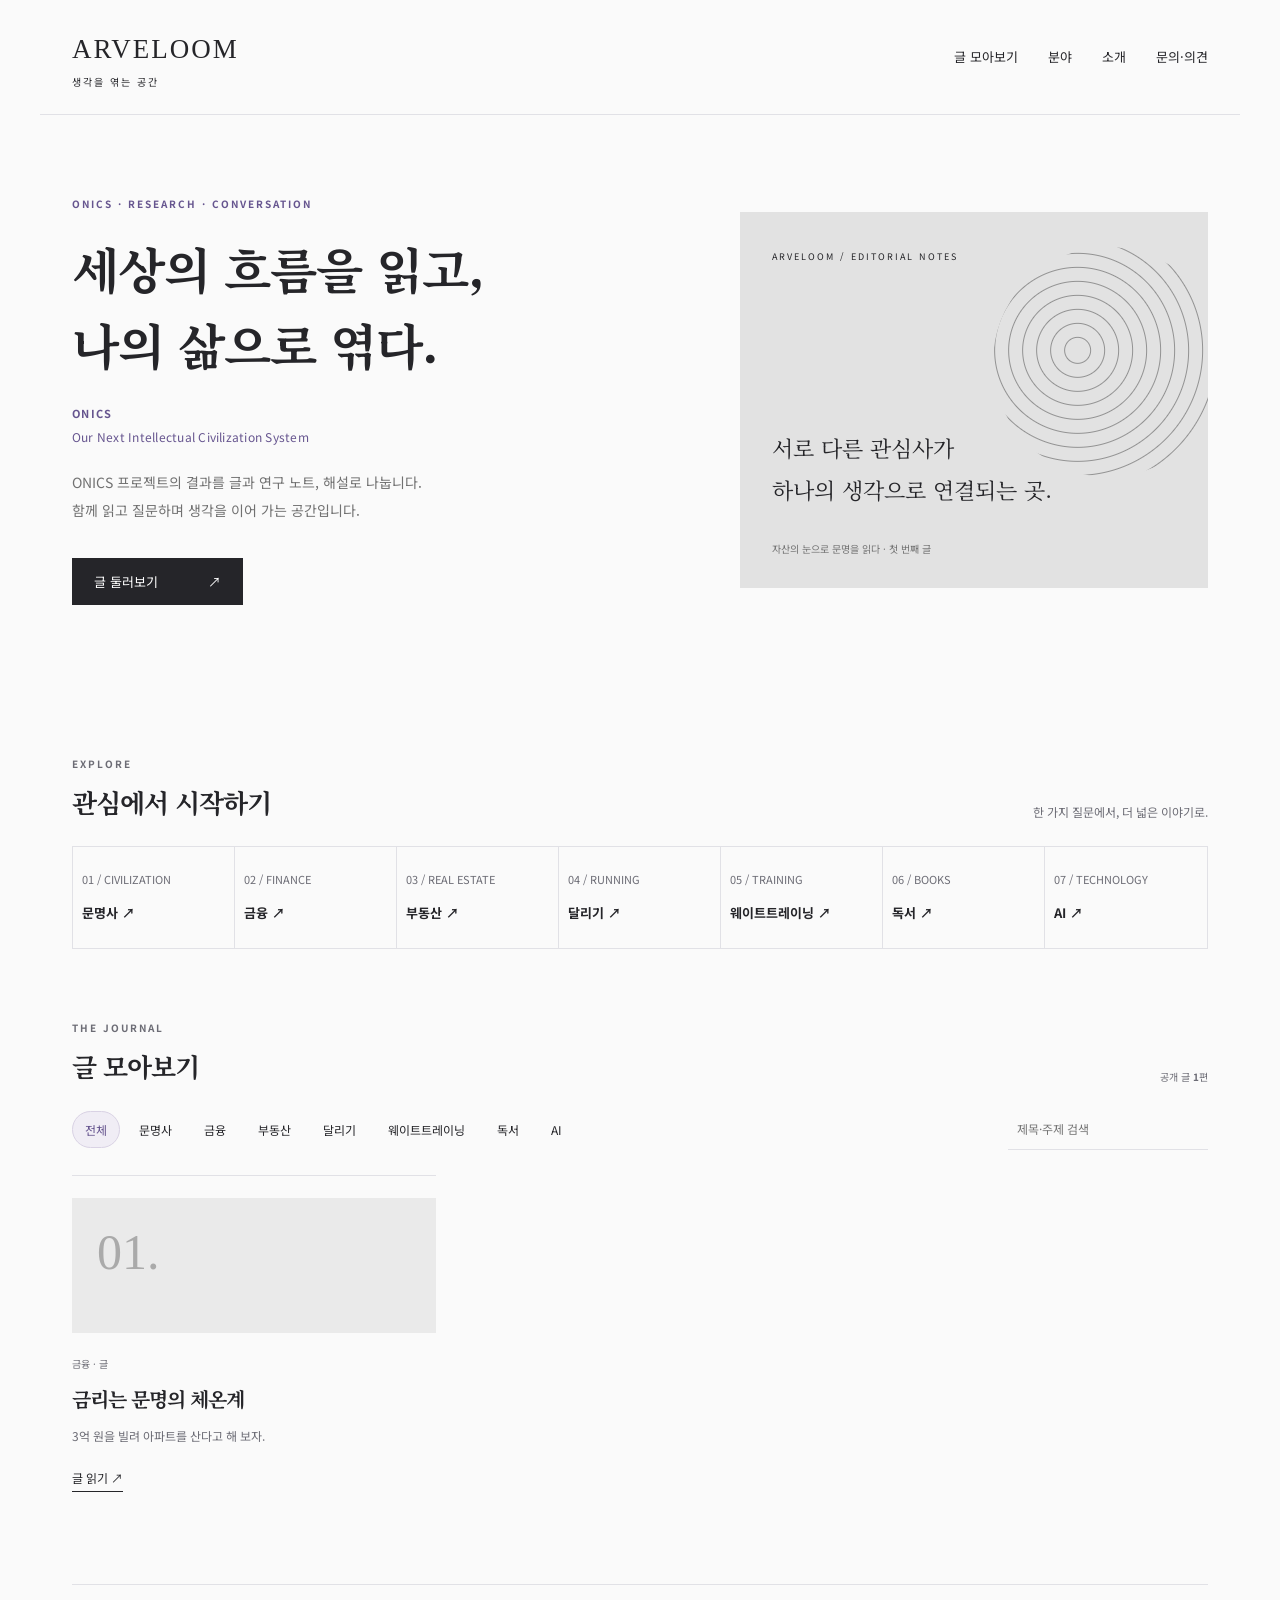
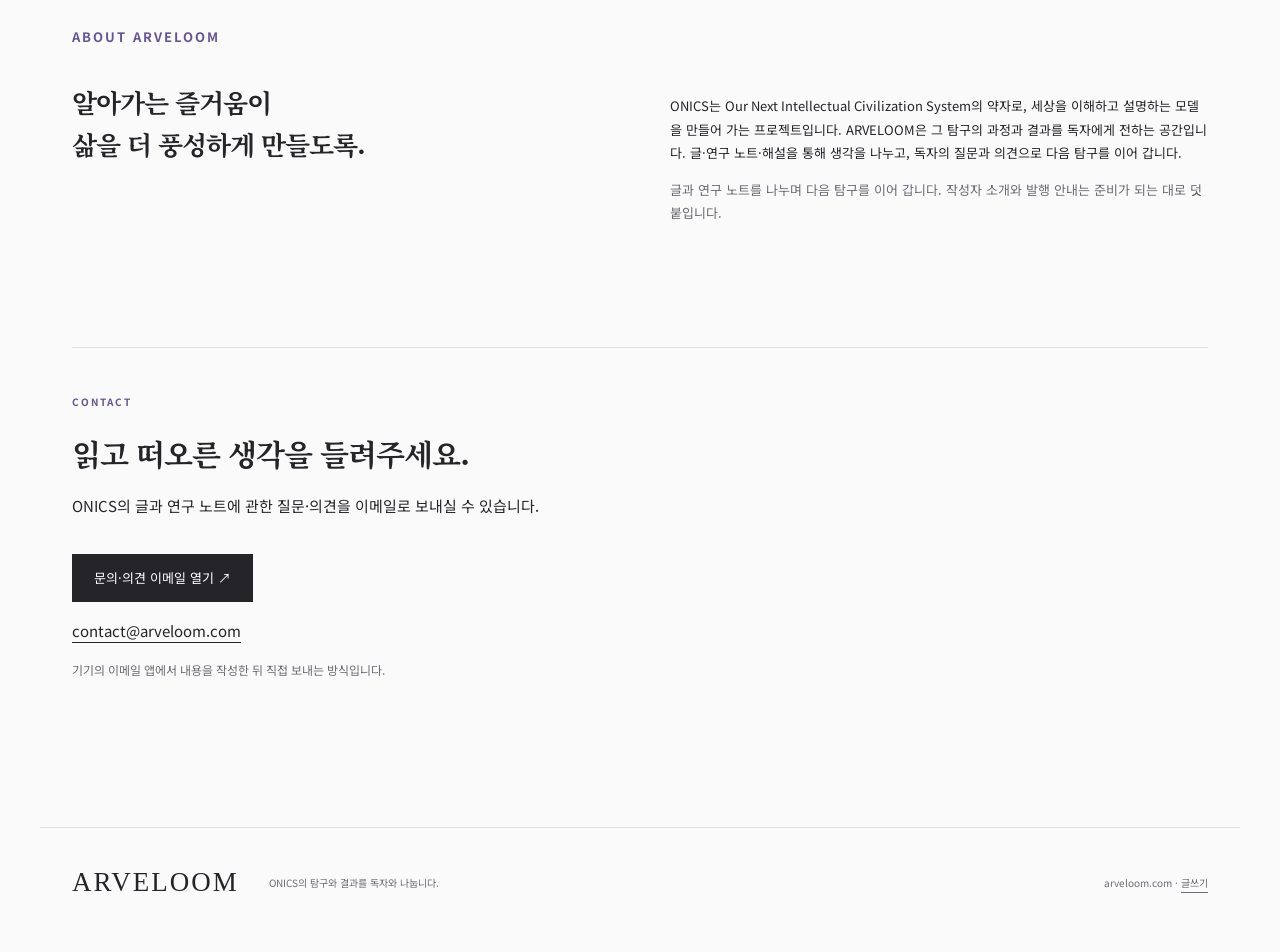
<file: index.html>
<!doctype html>
<html lang="ko"><head><meta charset="utf-8"><meta name="viewport" content="width=device-width,initial-scale=1"><meta name="robots" content="noindex"><title>ARVELOOM — 생각을 엮는 공간</title><link rel="stylesheet" href="style.css?v=charts-20261028">
<meta name="description" content="ONICS(Our Next Intellectual Civilization System)의 탐구 결과를 글·연구 노트·해설로 나누고 독자와 소통하는 공간.">
<link rel="canonical" href="https://arveloom.com/">
<meta property="og:type" content="website">
<meta property="og:locale" content="ko_KR">
<meta property="og:site_name" content="ARVELOOM">
<meta property="og:title" content="ARVELOOM — 생각을 엮는 공간">
<meta property="og:description" content="세상의 흐름을 읽고, 나의 삶으로 엮다. ONICS의 탐구와 결과를 독자와 나눕니다.">
<meta property="og:url" content="https://arveloom.com/">
<meta property="og:image" content="https://arveloom.com/share-cover.png">
<meta property="og:image:secure_url" content="https://arveloom.com/share-cover.png">
<meta property="og:image:type" content="image/png">
<meta property="og:image:width" content="1200">
<meta property="og:image:height" content="630">
<meta property="og:image:alt" content="ARVELOOM — 세상의 흐름을 읽고, 나의 삶으로 엮다.">
<meta name="twitter:card" content="summary_large_image">
<meta name="twitter:title" content="ARVELOOM — 생각을 엮는 공간">
<meta name="twitter:description" content="ONICS의 탐구와 결과를 독자와 나눕니다.">
<meta name="twitter:image" content="https://arveloom.com/share-cover.png">
</head>
<body><a class="skip" href="#main">본문으로 이동</a><header><a class="brand" href="#">ARVELOOM<span>생각을 엮는 공간</span></a><nav aria-label="주 메뉴"><a href="#articles">글 모아보기</a><a href="#topics">분야</a><a href="#about">소개</a><a href="#contact">문의·의견</a></nav></header>
<main id="main"><section class="hero"><div><p class="eyebrow">ONICS · RESEARCH · CONVERSATION</p><h1>세상의 흐름을 읽고,<br>나의 삶으로 엮다.</h1><p class="project-full-name"><strong>ONICS</strong><span lang="en">Our Next Intellectual Civilization System</span></p><p class="lead">ONICS 프로젝트의 결과를 글과 연구 노트, 해설로 나눕니다.<br>함께 읽고 질문하며 생각을 이어 가는 공간입니다.</p><a class="button" href="#articles">글 둘러보기 <span>↗</span></a></div><aside class="cover"><span>ARVELOOM / EDITORIAL NOTES</span><div class="orb"></div><p>서로 다른 관심사가<br>하나의 생각으로 연결되는 곳.</p><small>자산의 눈으로 문명을 읽다 · 첫 번째 글</small></aside></section>
<section id="topics"><div class="section-head"><div><p class="eyebrow">EXPLORE</p><h2>관심에서 시작하기</h2></div><p>한 가지 질문에서, 더 넓은 이야기로.</p></div><div id="topic-grid" class="topics"></div></section>
<section id="articles"><div class="section-head"><div><p class="eyebrow">THE JOURNAL</p><h2>글 모아보기</h2></div><span class="preview-label">공개 글 <b id="published-count">0</b>편</span></div><div class="tools"><div id="filters" class="filters" aria-label="글 분야 필터"></div><label class="search"><span>글 검색</span><input id="search" type="search" placeholder="제목·주제 검색"></label></div><div id="results" class="cards" aria-live="polite"></div><section class="drafts" aria-labelledby="draft-title"><p class="eyebrow">IN PROGRESS</p><h3 id="draft-title">공개 준비 중인 글</h3><div id="draft-list"></div></section></section>
<section id="about" class="about"><p class="eyebrow">ABOUT ARVELOOM</p><h2>알아가는 즐거움이<br>삶을 더 풍성하게 만들도록.</h2><div><p>ONICS는 <span lang="en">Our Next Intellectual Civilization System</span>의 약자로, 세상을 이해하고 설명하는 모델을 만들어 가는 프로젝트입니다. ARVELOOM은 그 탐구의 과정과 결과를 독자에게 전하는 공간입니다. 글·연구 노트·해설을 통해 생각을 나누고, 독자의 질문과 의견으로 다음 탐구를 이어 갑니다.</p><p class="muted">글과 연구 노트를 나누며 다음 탐구를 이어 갑니다. 작성자 소개와 발행 안내는 준비가 되는 대로 덧붙입니다.</p></div></section><section id="contact" class="contact"><p class="eyebrow">CONTACT</p><h2>읽고 떠오른 생각을 들려주세요.</h2><p>ONICS의 글과 연구 노트에 관한 질문·의견을 이메일로 보내실 수 있습니다.</p><a class="button" href="mailto:contact@arveloom.com?subject=ONICS%20%EB%AC%B8%EC%9D%98%C2%B7%EC%9D%98%EA%B2%AC">문의·의견 이메일 열기 ↗</a><p><a href="mailto:contact@arveloom.com">contact@arveloom.com</a></p><p class="muted">기기의 이메일 앱에서 내용을 작성한 뒤 직접 보내는 방식입니다.</p></section></main>
<footer><a class="brand" href="#">ARVELOOM</a><p>ONICS의 탐구와 결과를 독자와 나눕니다.</p><span>arveloom.com · <a href="editor.html">글쓰기</a></span></footer>
<dialog id="article"><button id="close" class="close" aria-label="글 닫기">닫기 ×</button><article id="article-body"></article></dialog><script type="module" src="site.js?v=remove-intro-20261028"></script></body></html>
</file>
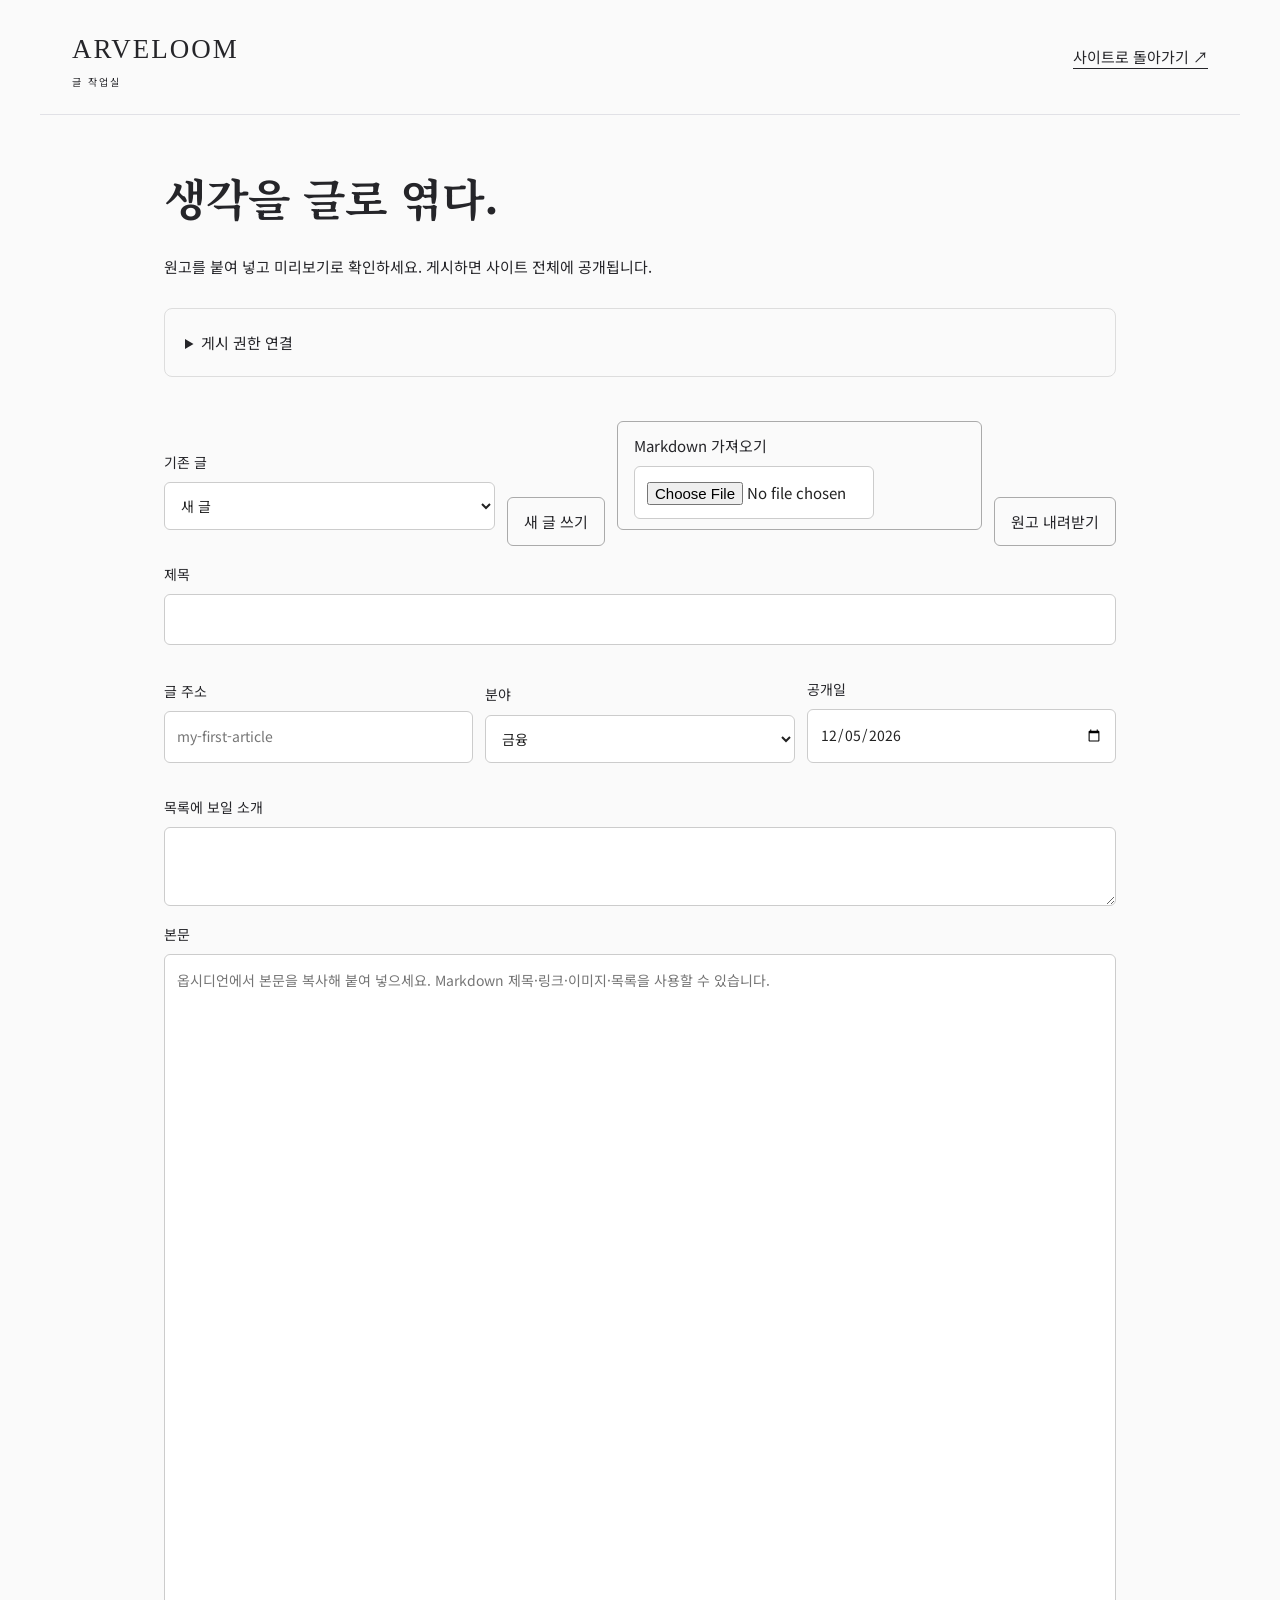
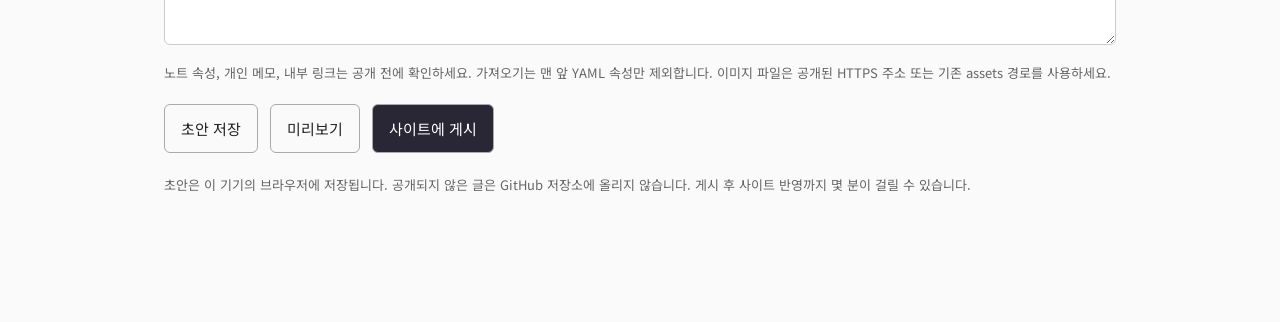
<file: editor.html>
<!doctype html><html lang="ko"><head><meta charset="utf-8"><meta name="viewport" content="width=device-width,initial-scale=1"><meta name="robots" content="noindex,nofollow"><meta name="referrer" content="no-referrer"><title>글쓰기 · ARVELOOM</title><link rel="stylesheet" href="style.css?v=charts-20261028"><link rel="stylesheet" href="editor.css"></head><body>
<header><a class="brand" href="/">ARVELOOM<span>글 작업실</span></a><a href="/">사이트로 돌아가기 ↗</a></header>
<main class="workspace"><h1>생각을 글로 엮다.</h1><p>원고를 붙여 넣고 미리보기로 확인하세요. 게시하면 사이트 전체에 공개됩니다.</p>
<section class="connection"><details><summary>게시 권한 연결</summary><p>기존 GitHub Pages에 글을 저장합니다. GitHub의 <strong>randomwalk7/arveloom-site 저장소만 선택</strong>한 Fine-grained token에 Contents 읽기·쓰기 권한을 부여해 입력하세요. 토큰은 이 탭 메모리에서만 사용하며 브라우저 저장소에 보관하지 않습니다.</p><p><a href="https://github.com/settings/personal-access-tokens/new" target="_blank" rel="noopener noreferrer">GitHub에서 게시용 토큰 만들기 ↗</a></p><label>GitHub 토큰<input id="token" type="password" autocomplete="off" spellcheck="false"></label><button id="connect">연결 확인</button><button id="disconnect" type="button">연결 해제</button><p id="connection-state">연결 전 · 초안 작성과 미리보기는 바로 사용할 수 있습니다.</p></details></section>
<div class="toolbar"><label>기존 글<select id="existing"><option value="">새 글</option></select></label><button id="new">새 글 쓰기</button><label class="file-button">Markdown 가져오기<input id="import" type="file" accept=".md,.txt,text/markdown,text/plain"></label><button id="export">원고 내려받기</button></div>
<form id="form"><label>제목<input id="title" required maxlength="200"></label><div class="fields"><label>글 주소<input id="slug" required pattern="[a-z0-9]+(-[a-z0-9]+)*" placeholder="my-first-article"></label><label>분야<select id="category"></select></label><label>공개일<input id="date" type="date" required></label></div><label>목록에 보일 소개<textarea id="summary" rows="2" required></textarea></label><label>본문<textarea id="body" rows="25" placeholder="옵시디언에서 본문을 복사해 붙여 넣으세요. Markdown 제목·링크·이미지·목록을 사용할 수 있습니다." required></textarea></label><p class="hint">노트 속성, 개인 메모, 내부 링크는 공개 전에 확인하세요. 가져오기는 맨 앞 YAML 속성만 제외합니다. 이미지 파일은 공개된 HTTPS 주소 또는 기존 assets 경로를 사용하세요.</p><div class="actions"><button id="local" type="button">초안 저장</button><button id="preview" type="button">미리보기</button><button id="publish" type="submit">사이트에 게시</button></div><p id="status" role="status" aria-live="polite"></p></form>
<section id="preview-pane" hidden><p class="eyebrow">PREVIEW</p><article id="article-body"></article></section><p class="hint">초안은 이 기기의 브라우저에 저장됩니다. 공개되지 않은 글은 GitHub 저장소에 올리지 않습니다. 게시 후 사이트 반영까지 몇 분이 걸릴 수 있습니다.</p></main><script type="module" src="editor.js"></script></body></html>
</file>
<file: style.css>
@import url('https://fonts.googleapis.com/css2?family=Noto+Sans+KR:wght@400;500;600;700&family=Noto+Serif+KR:wght@500;600;700&display=swap');
:root{--ink:#363636;--muted:#7d7d7d;--paper:#f4f4f4;--line:#dddddd;--accent:#dfdfdf}*{box-sizing:border-box}html{scroll-behavior:smooth;scroll-padding-top:25px}body{margin:0;background:var(--paper);color:var(--ink);font:15px/1.8 'Noto Sans KR',sans-serif}a{color:inherit;text-underline-offset:5px}button,input{font:inherit}a,button,input{outline-offset:5px}header,main,footer{max-width:1200px;margin:auto}header{display:flex;justify-content:space-between;align-items:center;padding:25px 32px;border-bottom:1px solid var(--line)}.brand{font-family:Georgia,serif;font-size:27px;letter-spacing:2px;text-decoration:none}.brand span{display:block;font:10px 'Noto Sans KR',sans-serif;letter-spacing:2px}nav{display:flex;gap:30px}nav a{text-decoration:none;font-size:13px}main{padding:0 32px}.hero{display:grid;grid-template-columns:1.3fr 1fr;gap:60px;padding:80px 0;align-items:center}.eyebrow{font-size:10px;letter-spacing:2px;font-weight:700;color:#767676;margin:0 0 18px}h1,h2,h3{font-family:'Noto Serif KR',serif;letter-spacing:-1px}h1{font-size:clamp(32px,4vw,49px);line-height:1.55;margin:0 0 22px}.lead{color:#717171;font-size:14px;line-height:2}.button{display:inline-flex;gap:50px;background:var(--ink);color:white;padding:12px 22px;text-decoration:none;margin-top:20px;font-size:13px}.cover{background:#e2e2e2;min-height:355px;padding:28px 32px;position:relative;overflow:hidden}.cover>span{font-size:9px;letter-spacing:2px}.cover p{position:relative;font-family:'Noto Serif KR',serif;font-size:22px;line-height:1.9;margin-top:160px}.cover small{font-size:10px;color:#727272}.orb{position:absolute;width:230px;height:230px;border-radius:50%;right:-15px;top:35px;background:repeating-radial-gradient(ellipse at 40% 40%,transparent 0,transparent 12px,#929292 13px,transparent 14px);transform:rotate(-24deg)}section{margin-bottom:70px}.section-head{display:flex;justify-content:space-between;align-items:end;margin-bottom:23px}.section-head p{margin:0;color:var(--muted);font-size:12px}.section-head .eyebrow{font-size:10px;margin-bottom:8px}h2{font-size:26px;line-height:1.6;margin:0}.topics{display:grid;grid-template-columns:repeat(7,1fr);border:1px solid var(--line)}.topic{border:0;border-right:1px solid var(--line);background:none;color:var(--ink);padding:23px 9px;text-align:left;cursor:pointer}.topic:last-child{border:0}.topic span{font-size:11px;color:var(--muted);display:block}.topic strong{display:block;margin:12px 0 0;font-size:13px}.topic:hover,.topic:focus-visible{background:#ebebeb}.tools{display:flex;gap:20px;justify-content:space-between;align-items:center;margin-bottom:25px}.filters{display:flex;flex-wrap:wrap;gap:6px}.filters button{border:1px solid transparent;background:none;padding:7px 12px;border-radius:25px;font-size:12px;cursor:pointer;color:var(--ink)}.filters button[aria-pressed=true]{background:var(--ink);color:white}.search span{position:absolute;left:-10000px}.search input{width:200px;border:0;border-bottom:1px solid var(--line);padding:9px;background:none;font-size:12px}.cards{display:grid;grid-template-columns:repeat(3,1fr);gap:22px}.card{border-top:1px solid var(--line);padding:22px 0;background:none;display:flex;flex-direction:column}.card .number{background:#eaeaea;min-height:135px;padding:25px;font:50px Georgia,serif;color:#aaaaaa;margin-bottom:22px}.card:nth-child(2n) .number{background:#e2e2e2;color:#a6a6a6}.tag,.preview-label{font-size:10px;color:var(--muted)}.card h3{font-size:20px;line-height:1.7;margin:9px 0}.card p{font-size:12px;color:var(--muted);margin:0 0 20px}.card button{align-self:start;border:0;background:none;border-bottom:1px solid var(--ink);padding:0 0 3px;color:var(--ink);font-size:12px;cursor:pointer}.about{border-top:1px solid var(--line);padding:40px 0;display:grid;grid-template-columns:1fr 1fr;gap:15px 60px}.about>.eyebrow{grid-column:1/-1}.about p{font-size:13px}.muted{color:var(--muted)}footer{border-top:1px solid var(--line);padding:30px 32px 45px;display:flex;gap:30px;align-items:center}footer p,footer span{font-size:10px;color:var(--muted)}footer span{margin-left:auto}dialog{border:0;background:var(--paper);color:var(--ink);max-width:780px;width:calc(100% - 28px);max-height:90vh;padding:35px 45px}dialog::backdrop{background:#222222cc}.close{display:block;margin-left:auto;border:0;background:none;cursor:pointer;color:var(--ink)}dialog h1{font-size:32px;margin-top:20px}dialog h2{font-size:22px;margin-top:35px}dialog p{font-size:14px}.placeholder{border:1px dashed #c2c2c2;padding:25px;color:var(--muted);margin:20px 0}.skip{position:absolute;top:-60px}.skip:focus{top:0;background:white;padding:10px;z-index:5}@media(max-width:800px){header{padding:20px}main{padding:0 20px}nav{gap:15px}.brand{font-size:22px}.hero{grid-template-columns:1fr;gap:30px;padding:45px 0}.cover{min-height:240px}.cover p{margin-top:95px}.topics{grid-template-columns:repeat(4,1fr)}.topic{border-bottom:1px solid var(--line)}.cards{grid-template-columns:repeat(2,1fr)}.tools{align-items:start;flex-direction:column}.search,.search input{width:100%}.about{grid-template-columns:1fr;gap:20px}.section-head{gap:15px;align-items:start}.section-head>p{display:none}footer{flex-wrap:wrap;padding:25px 20px;gap:10px 25px}footer span{margin-left:0}dialog{padding:22px}}@media(max-width:480px){.cards{grid-template-columns:1fr}.topics{grid-template-columns:repeat(2,1fr)}h1{font-size:30px}.preview-label{max-width:100px}.card .number{min-height:100px}nav a{font-size:11px}nav{gap:12px}}

:root{--ink:#252529;--muted:#6c6c75;--paper:#fafafa;--line:#e1e1e6;--accent:#f0edf5;--violet:#66558f}.eyebrow{color:var(--violet)}a:focus-visible,button:focus-visible,input:focus-visible{outline:2px solid var(--violet)}.filters button[aria-pressed=true]{background:var(--accent);color:var(--violet);border-color:#d9d2e4}.drafts{margin:40px 0;padding:25px;border:1px solid var(--line);border-left:3px solid var(--violet);border-radius:10px;background:white}.drafts h3{font-size:21px;margin:0 0 15px}.draft-row{display:flex;justify-content:space-between;align-items:center;gap:15px;padding:15px 0}.draft-row h4{font-size:19px;margin:0}.draft-row small{color:var(--muted)}.draft-row button{border:1px solid var(--line);background:white;padding:9px 13px;border-radius:6px;cursor:pointer}.contact{border-top:1px solid var(--line);padding:45px 0 65px}.contact h2{font-size:30px}.contact .muted{font-size:12px}.site-message{grid-column:1/-1;padding:28px;border:1px dashed var(--line);color:var(--muted)}@media(max-width:600px){nav{flex-wrap:wrap;justify-content:flex-end}.draft-row{align-items:start;flex-direction:column}.contact h2{font-size:24px}}

.project-full-name{display:grid;gap:4px;margin:0 0 20px;font-size:12px;line-height:1.7;color:var(--violet);letter-spacing:.02em}.project-full-name strong{font-size:11px;letter-spacing:.12em}.project-full-name span{max-width:42ch;word-break:normal}

#article-body figure{margin:30px 0}#article-body figure img{display:block;width:100%;height:auto}#article-body p{line-height:2;overflow-wrap:anywhere}#article-body h2{margin-top:38px}#article-body a{color:var(--violet)}
#article-body h2,#article-body h3,#article-body h4,#article-body h5,#article-body h6{font-size:1.35rem;line-height:1.6;margin:2.4rem 0 1rem}#article-body table{display:block;overflow:auto;border-collapse:collapse}#article-body td,#article-body th{padding:8px;border:1px solid #ddd}#article-body pre{overflow:auto}
#article-body img{display:block;max-width:100%;height:auto}#article-body{min-width:0;overflow-wrap:anywhere}
</file>
<file: editor.css>
.workspace{max-width:1000px;margin:48px auto;padding:0 24px 64px}.workspace h1{font-size:clamp(28px,5vw,44px)}label{display:block;font-size:14px;margin:16px 0}input,textarea,select{display:block;width:100%;padding:12px;border:1px solid #ccc;border-radius:6px;background:#fff;color:#222;font:inherit;margin-top:7px}textarea{line-height:1.9;resize:vertical}button,.file-button{padding:10px 16px;border:1px solid #aaa;border-radius:6px;background:transparent;color:inherit;cursor:pointer;font:inherit}.toolbar,.fields,.actions{display:flex;gap:12px;flex-wrap:wrap;align-items:end}.fields label{flex:1;min-width:170px}.toolbar label{flex:1;min-width:180px}.file-button input{max-width:240px}.actions{margin:20px 0}.actions button:last-child{background:#292635;color:white}button:disabled{opacity:.5;cursor:wait}.connection{padding:20px;border:1px solid #ddd;border-radius:8px;margin:28px 0}.connection summary{cursor:pointer}.hint{font-size:13px;color:#666;line-height:1.8}#status{white-space:pre-wrap}#preview-pane{border-top:1px solid #ccc;margin-top:40px;padding-top:24px}#preview-pane img{max-width:100%;height:auto}#preview-pane table{width:100%;border-collapse:collapse;display:block;overflow:auto}#preview-pane td,#preview-pane th{border:1px solid #ddd;padding:8px}blockquote{border-left:3px solid #aaa;padding-left:16px;color:#555}#body{min-height:480px}#preview-pane p{white-space:pre-wrap}@media(max-width:600px){header{padding:18px}.toolbar>*{width:100%}.actions button{flex:1}.workspace{margin-top:28px}}
</file>
